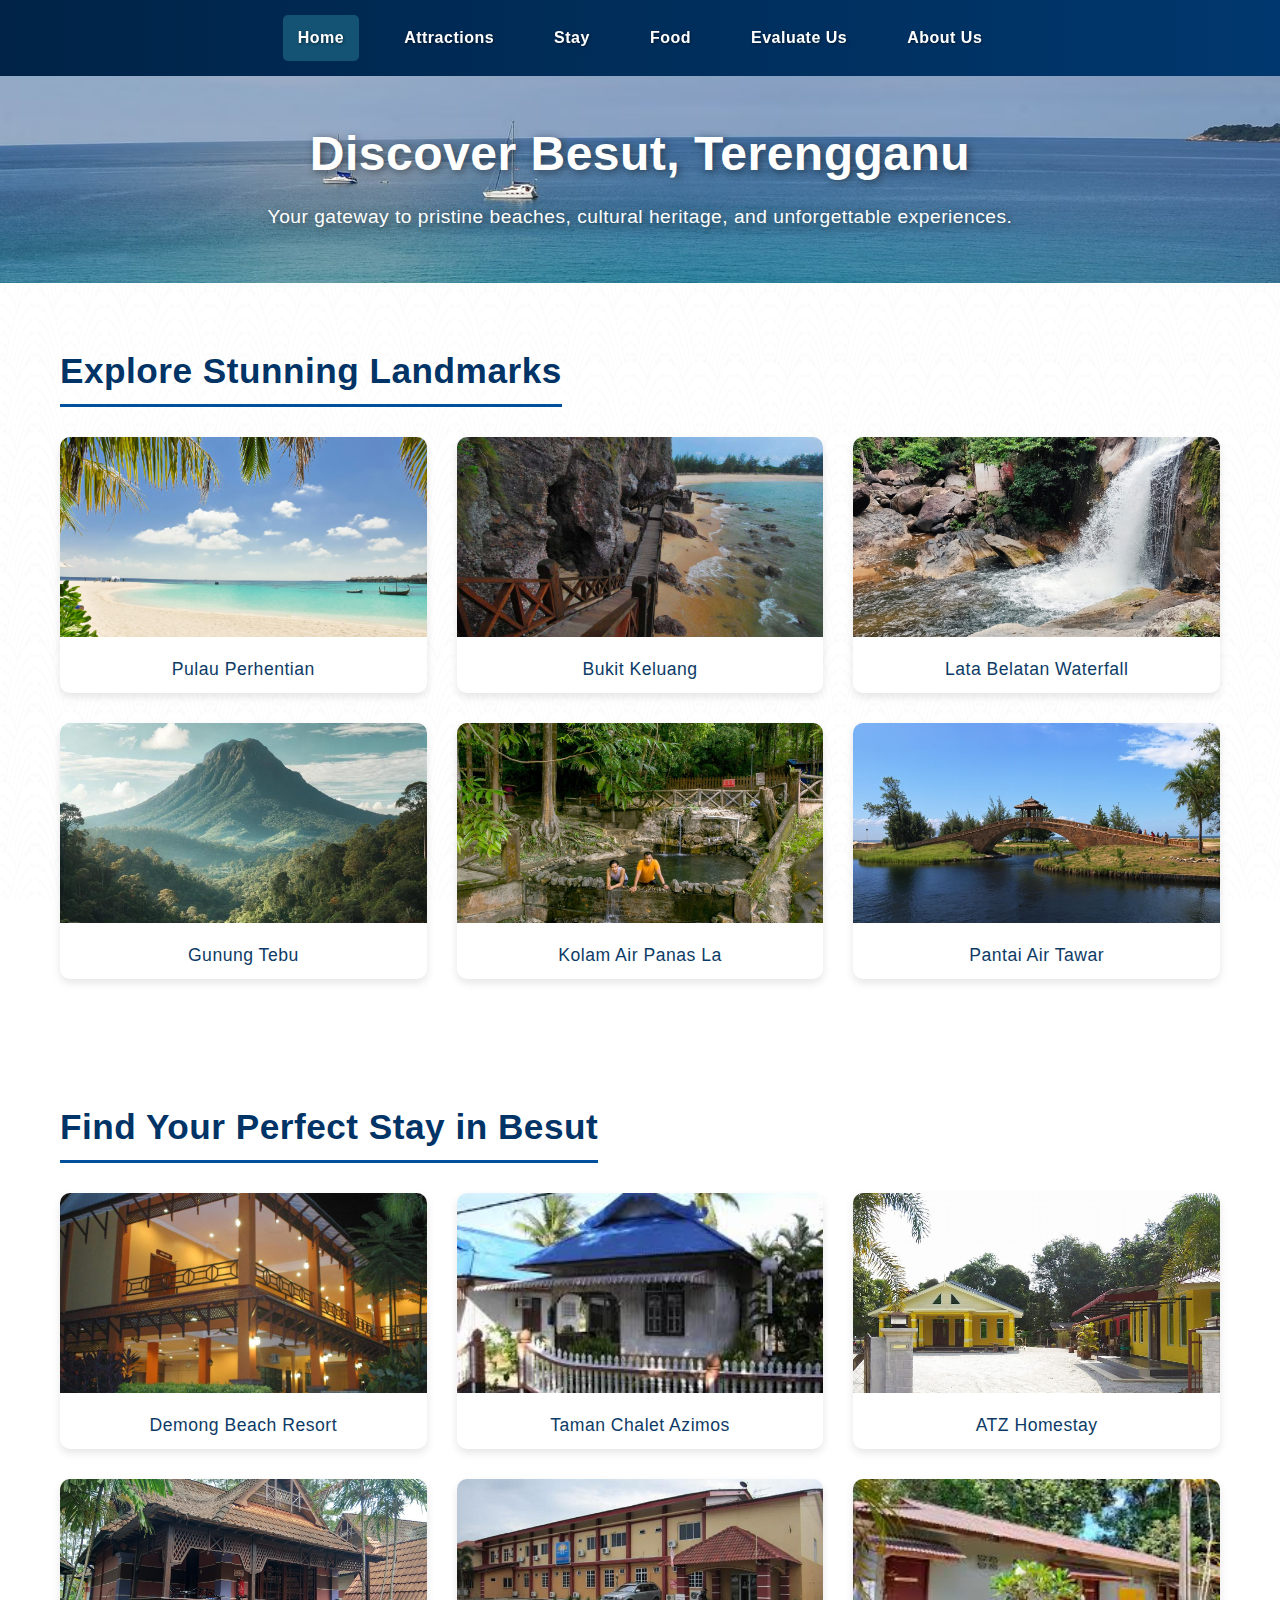
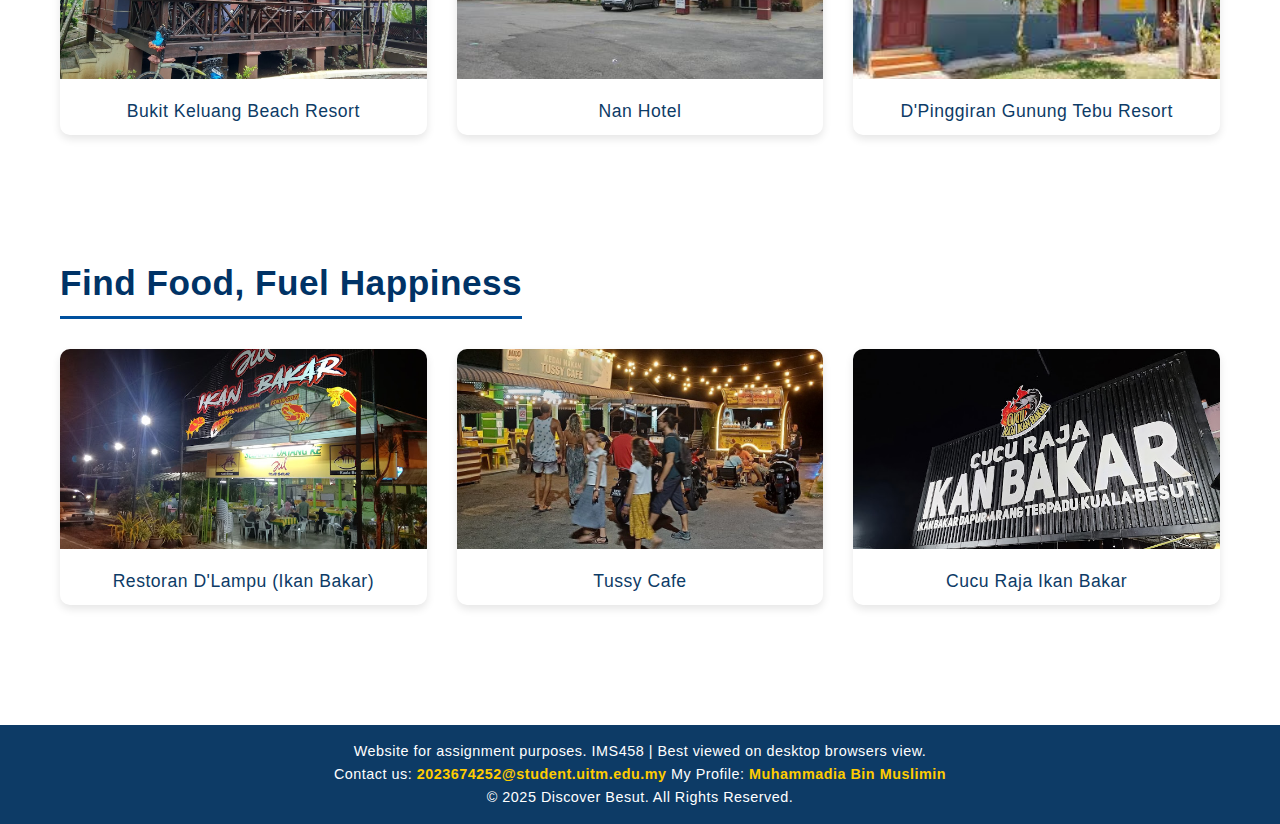
<file: index.html>
<!DOCTYPE html>
<html lang="en">
<head>
<title>Discover Besut, Terengganu</title>
<link rel="icon" type="image/png" href="images/logompb.png">
<meta charset="utf-8">
<meta name="viewport" content="width=device-width, initial-scale=1.0">
<link rel="stylesheet" href="style.css">

</head>
<body>

<nav>
  <a href="index.html" Id="current-page">Home</a>
  <a href="attractions.html">Attractions</a>
  <a href="stays.html">Stay</a>
  <a href="food.html">Food</a>
  <a href="evaluation.html">Evaluate Us</a>
  <a href="about-us.html">About Us</a>
</nav>

<header class="homeheader">
  <h1>Discover Besut, Terengganu</h1>
  <p>Your gateway to pristine beaches, cultural heritage, and unforgettable experiences.</p>
</header>

<section id="attractions">
  <h2>Explore Stunning Landmarks</h2>
  <div class="landmarks">
    <div class="landmark-item">
      <a href="attractions.html#perhentian">
        <img src="images/pulau-perhentian-1.jpeg" alt="Pulau Perhentian">
        <p>Pulau Perhentian</p>
      </a>
    </div>
    <div class="landmark-item">
      <a href="attractions.html#keluang">
        <img src="images/bukit-keluang-1.jpg" alt="Bukit Keluang">
        <p>Bukit Keluang</p>
      </a>
    </div>
    <div class="landmark-item">
      <a href="attractions.html#belatan">
        <img src="images/lata-belatan-1.jpg" alt="Lata Belatan Waterfall">
        <p>Lata Belatan Waterfall</p>
      </a>
    </div>
    <div class="landmark-item">
      <a href="attractions.html#tebu">
        <img src="images/gunung-tebu.jpg" alt="Gunung Tebu">
        <p>Gunung Tebu</p>
      </a>
    </div>
    <div class="landmark-item">
      <a href="attractions.html#kolam-panas">
        <img src="images/kolam-air-panas-la.jpg" alt="Kolam Air Panas La">
        <p>Kolam Air Panas La</p>
      </a>
    </div>
    <div class="landmark-item">
      <a href="attractions.html#air-tawar">
        <img src="images/pantai-air-tawar.jpg" alt="Pantai Air Tawar">
        <p>Pantai Air Tawar</p>
      </a>
    </div>
  </div>
</section>


<section id="stays">
  <h2>Find Your Perfect Stay in Besut</h2>
  <div class="landmarks">
    <div class="landmark-item">
      <a href="stays.html#demong-beach-resort">
        <img src="images/Demong-Beach-Resort.jpg" alt="Demong Beach Resort">
        <p>Demong Beach Resort</p>
      </a>
    </div>
    <div class="landmark-item">
      <a href="stays.html#taman-chalet-azimos">
        <img src="images/Taman-Chalet-Azimos.jpeg" alt="Taman Chalet Azimos">
        <p>Taman Chalet Azimos</p>
      </a>
    </div>
    <div class="landmark-item">
      <a href="stays.html#atz-homestay">
        <img src="images/atz-homestay.jpg" alt="ATZ Homestays">
        <p>ATZ Homestay</p>
      </a>
    </div>
    <div class="landmark-item">
      <a href="stays.html#bukit-keluang">
        <img src="images/Bukit-Keluang-Beach-Resort.jpg" alt="Bukit Keluang Beach Resort">
        <p>Bukit Keluang Beach Resort</p>
      </a>
    </div>
    <div class="landmark-item">
      <a href="stays.html#nan-hotel">
        <img src="images/nan-hotel.jpg" alt="Nan Hotel">
        <p>Nan Hotel</p>
      </a>
    </div>
    <div class="landmark-item">
      <a href="stays.html#dpinggiran">
        <img src="images/D'Pinggiran-Gunung-Tebu-Resort.jpeg" alt="D'Pinggiran Gunung Tebu Resort">
        <p>D'Pinggiran Gunung Tebu Resort</p>
      </a>
    </div>
  </div>
</section>


<section id="stays">
  <h2>Find Food, Fuel Happiness</h2>
  <div class="landmarks">
    <div class="landmark-item">
      <a href="food.html#restoran-dlampu">
        <img src="images/restoran-dlampu.jpg" alt="Restoran D'Lampu">
        <p>Restoran D'Lampu (Ikan Bakar)</p>
      </a>
    </div>
      
    <div class="landmark-item">
      <a href="food.html#tussy-cafe">
        <img src="images/tussy-cafe.jpg" alt="Tussy Cafe">
        <p>Tussy Cafe</p>
      </a>
    </div>
    <div class="landmark-item">
      <a href="food.html#cucu-raja-ikan-bakar">
        <img src="images/Cucu-Raja-Ikan-Bakar.jpg" alt="Cucu Raja Ikan Bakar">
        <p>Cucu Raja Ikan Bakar</p>
      </a>
    </div>
  </div>
</section>



<footer>
  <p>Website for assignment purposes. IMS458 | Best viewed on desktop browsers view.<br>Contact us: <a href="mailto:2023674252@student.uitm.edu.my">2023674252@student.uitm.edu.my </a> My Profile: <a href="aboutme.html">Muhammadia Bin Muslimin</a><br>&copy; 2025 Discover Besut. All Rights Reserved.</p>
</footer>

</body>
</html>
</file>
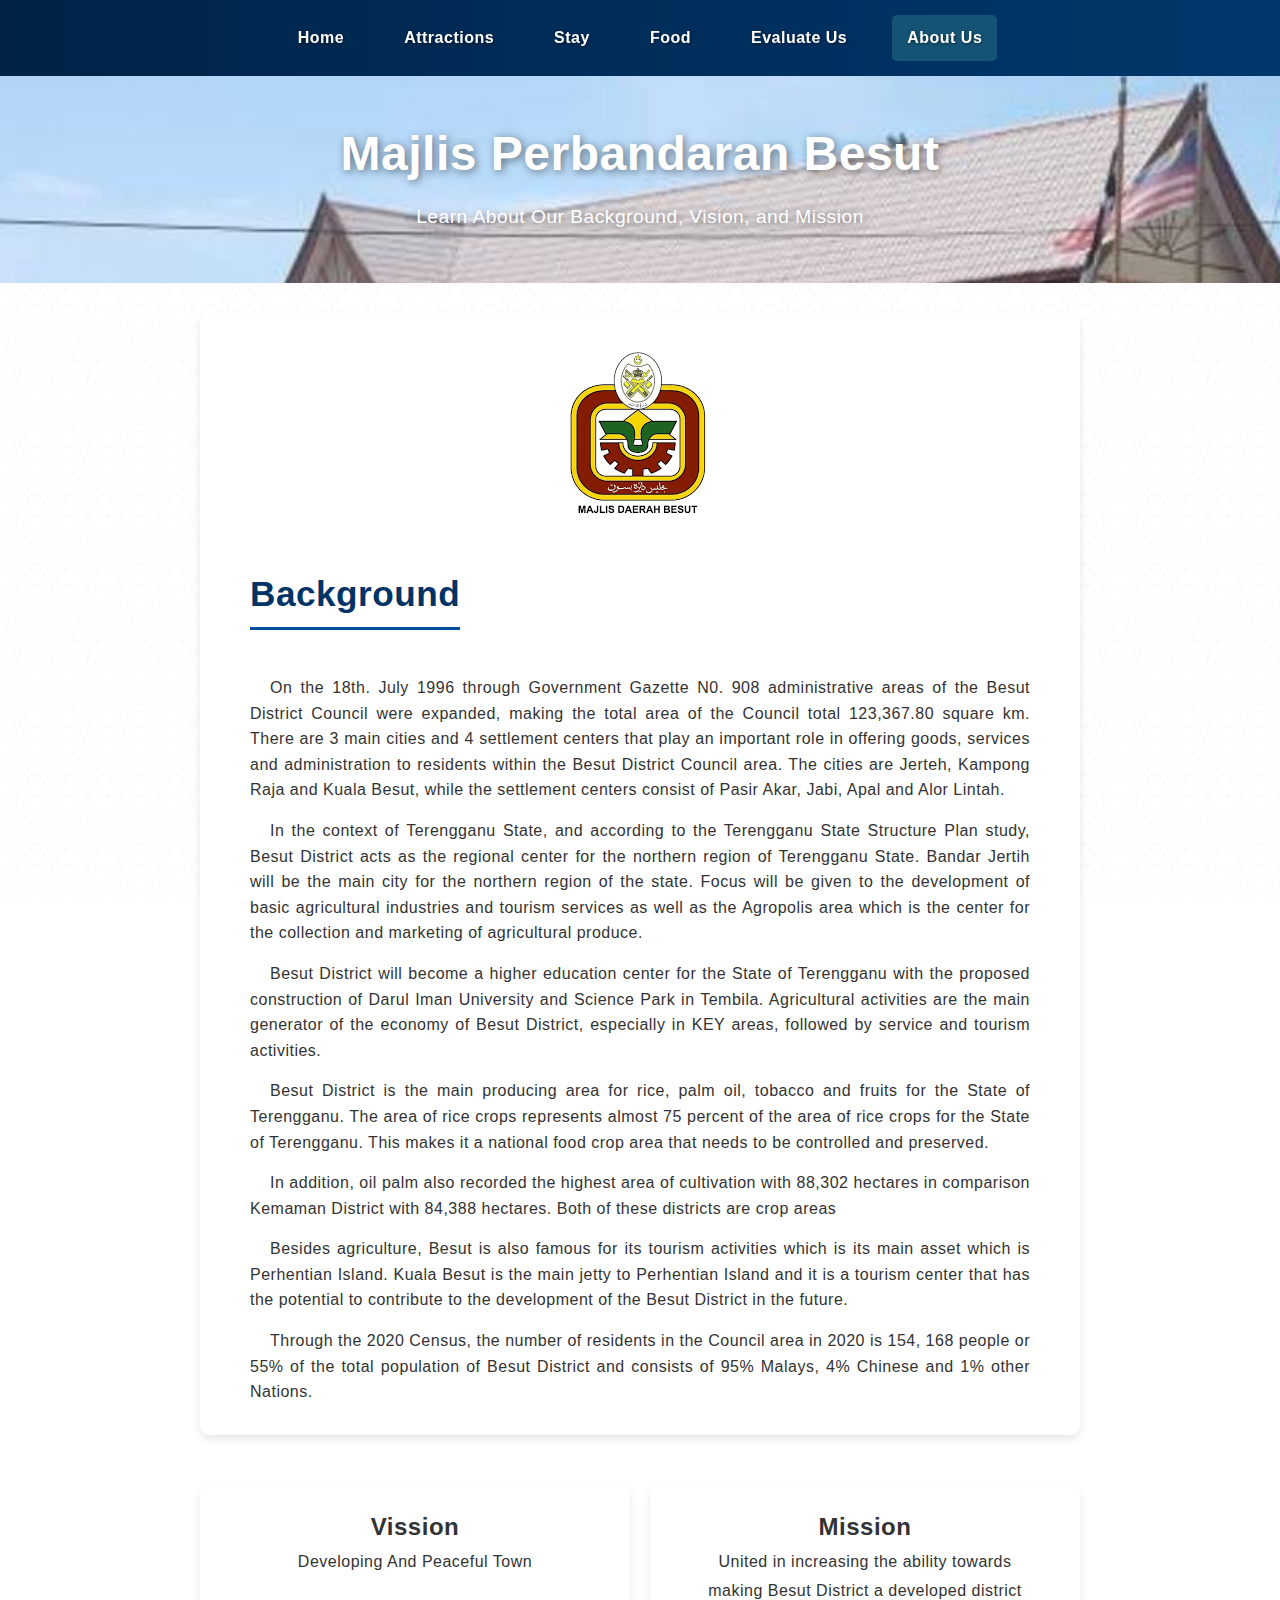
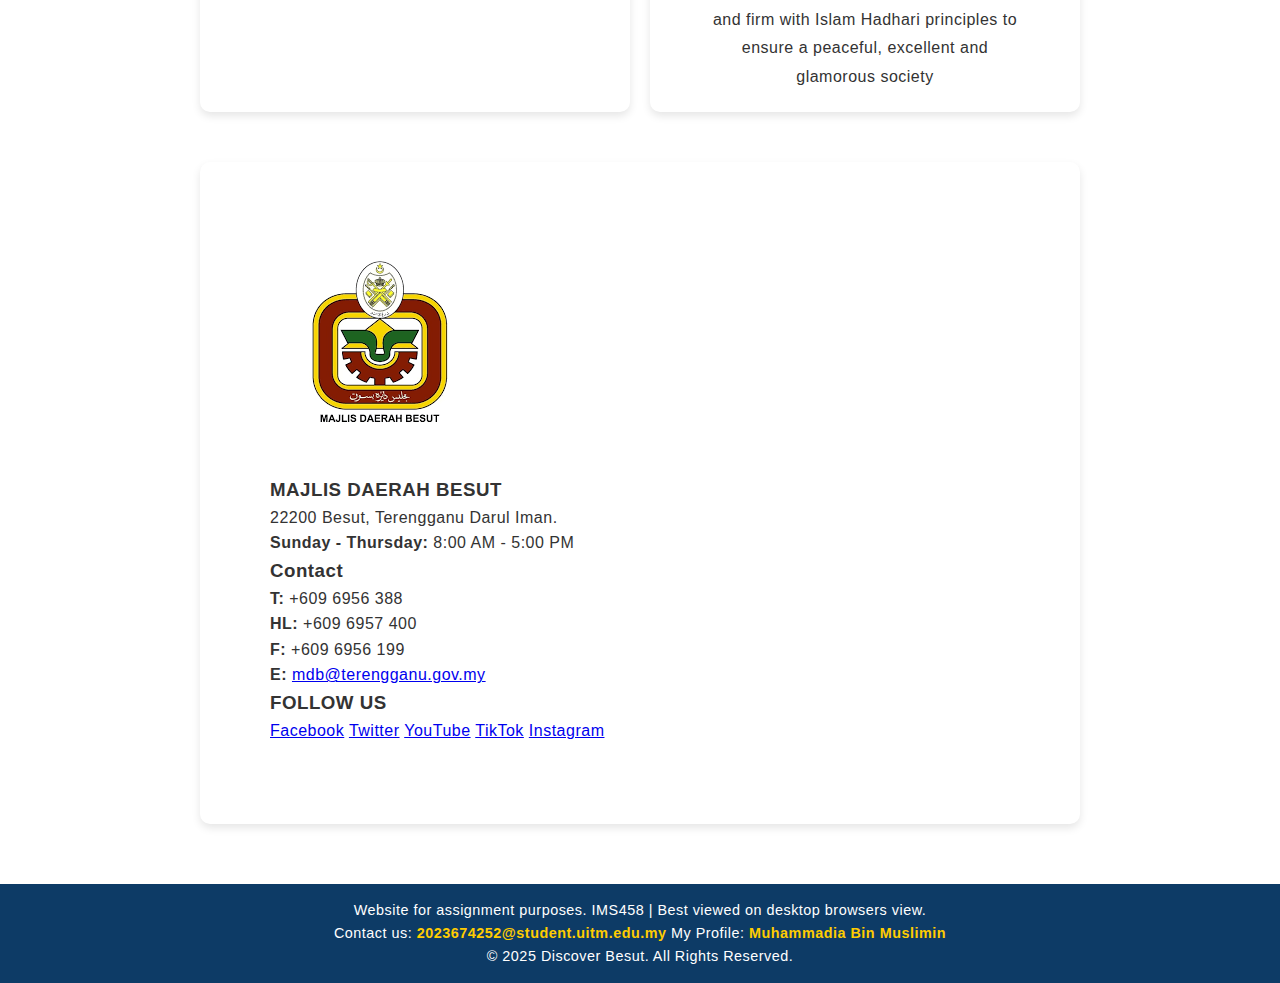
<file: about-us.html>
<!DOCTYPE html>
<html lang="en">
<head>
<title>Majlis Perbandaran Besut</title>
<link rel="icon" type="image/png" href="images/logompb.png">
<meta charset="utf-8">
<meta name="viewport" content="width=device-width, initial-scale=1.0">
<link rel="stylesheet" href="style.css">

</head>
<body>

<nav>
  <a href="index.html">Home</a>
  <a href="attractions.html">Attractions</a>
  <a href="stays.html">Stay</a>
  <a href="food.html">Food</a>
  <a href="evaluation.html">Evaluate Us</a>
  <a href="about-us.html" Id="current-page">About Us</a>
</nav>
<header class="aboutusheader">

<h1>Majlis Perbandaran Besut</h1>
  <p>Learn About Our Background, Vision, and Mission</p>

</header>
<div class=mainContentAboutMPB>

<div class="containerlogompb">

 <img src="images/logompb.png" alt="Logo Majlis Perbandaran Besut">

</div>

<div class="latarBelakangmpb">

<h2>Background</h2>

<p>On the 18th. July 1996 through Government Gazette N0. 908 administrative areas of the Besut District Council were expanded, making the total area of ​​the Council total 123,367.80 square km. There are 3 main cities and 4 settlement centers that play an important role in offering goods, services and administration to residents within the Besut District Council area. The cities are Jerteh, Kampong Raja and Kuala Besut, while the settlement centers consist of Pasir Akar, Jabi, Apal and Alor Lintah.</p>

<p>In the context of Terengganu State, and according to the Terengganu State Structure Plan study, Besut District acts as the regional center for the northern region of Terengganu State. Bandar Jertih will be the main city for the northern region of the state. Focus will be given to the development of basic agricultural industries and tourism services as well as the Agropolis area which is the center for the collection and marketing of agricultural produce.</p>

<p>Besut District will become a higher education center for the State of Terengganu with the proposed construction of Darul Iman University and Science Park in Tembila. Agricultural activities are the main generator of the economy of Besut District, especially in KEY areas, followed by service and tourism activities.</p>

<p>Besut District is the main producing area for rice, palm oil, tobacco and fruits for the State of Terengganu. The area of ​​rice crops represents almost 75 percent of the area of ​​rice crops for the State of Terengganu. This makes it a national food crop area that needs to be controlled and preserved.</p>

<p>In addition, oil palm also recorded the highest area of ​​cultivation with 88,302 hectares in comparison Kemaman District with 84,388 hectares. Both of these districts are crop areas</p>

<p>Besides agriculture, Besut is also famous for its tourism activities which is its main asset which is Perhentian Island. Kuala Besut is the main jetty to Perhentian Island and it is a tourism center that has the potential to contribute to the development of the Besut District in the future.</p>

<p>Through the 2020 Census, the number of residents in the Council area in 2020 is 154, 168 people or 55% of the total population of Besut District and consists of 95% Malays, 4% Chinese and 1% other Nations.</p>

</div>

</div>

<div class="missionAndVisionContent">
<div class="visionContent">

<h2>Vission</h2>
<p>Developing And Peaceful Town</p>

</div>

<div class="missionContent">

<h2>Mission</h2>

<p>United in increasing the ability towards making Besut District a developed district and firm with Islam Hadhari principles to ensure a peaceful, excellent and glamorous society</p>

</div>

</div>


<div class=mainContentAboutMPB>

<section id="sp-address">
    <div class="sp-address-container">
        <div class="sp-address-row">


            <div class="sp-address-logo">
                <img src="images/logompb.png" alt="Majlis Daerah Besut Logo">
            </div>


            <div class="sp-address-details">
                <h3>MAJLIS DAERAH BESUT</h3>
                <p>22200 Besut, Terengganu Darul Iman.</p>
                <p><strong>Sunday - Thursday:</strong> 8:00 AM - 5:00 PM</p>
            </div>

            <div class="sp-address-contact">
                <h3>Contact</h3>
                <p><strong>T:</strong> +609 6956 388</p>
                <p><strong>HL:</strong> +609 6957 400</p>
                <p><strong>F:</strong> +609 6956 199</p>
                <p><strong>E:</strong> <a href="mailto:mdb@terengganu.gov.my">mdb@terengganu.gov.my</a></p>
            </div>
        </div>


        <div class="sp-address-social">
            <h3>FOLLOW US</h3>
            <a href="https://www.facebook.com/mdbesut" target="_blank"><i class="fab fa-facebook-f"></i> Facebook</a>
            <a href="https://twitter.com/mdbesut" target="_blank"><i class="fab fa-twitter"></i> Twitter</a>
            <a href="https://www.youtube.com/channel/UCOTwy2kJmNu3AtziuMGQS9g" target="_blank"><i class="fab fa-youtube"></i> YouTube</a>
            <a href="https://www.tiktok.com/@mdbesut" target="_blank"><i class="fab fa-tiktok"></i> TikTok</a>
            <a href="https://www.instagram.com/mdbesut/" target="_blank"><i class="fab fa-instagram"></i> Instagram</a>
        </div>

    </div>
</section>

</div>

<footer>
  <p>Website for assignment purposes. IMS458 | Best viewed on desktop browsers view.<br>Contact us: <a href="mailto:2023674252@student.uitm.edu.my">2023674252@student.uitm.edu.my </a> My Profile: <a href="aboutme.html">Muhammadia Bin Muslimin</a><br>&copy; 2025 Discover Besut. All Rights Reserved.</p>
</footer>

</body>
</html>
</file>
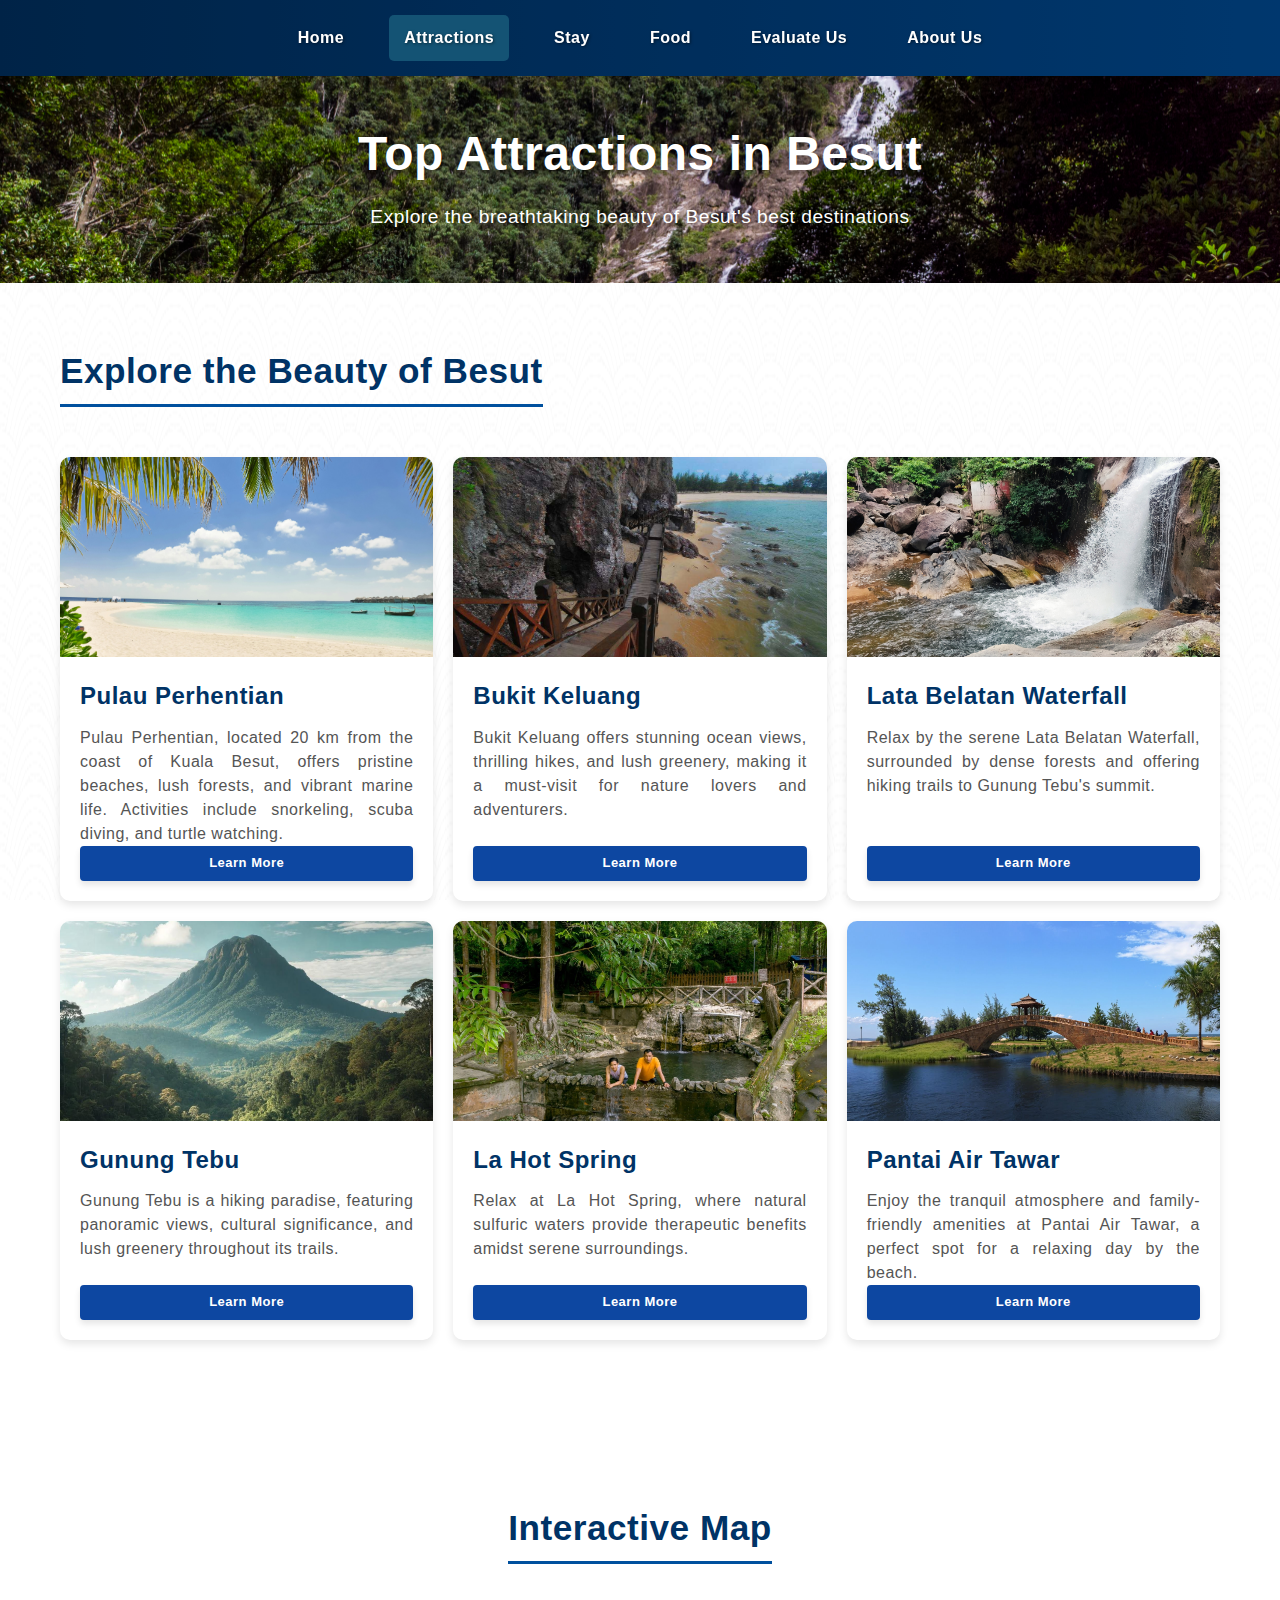
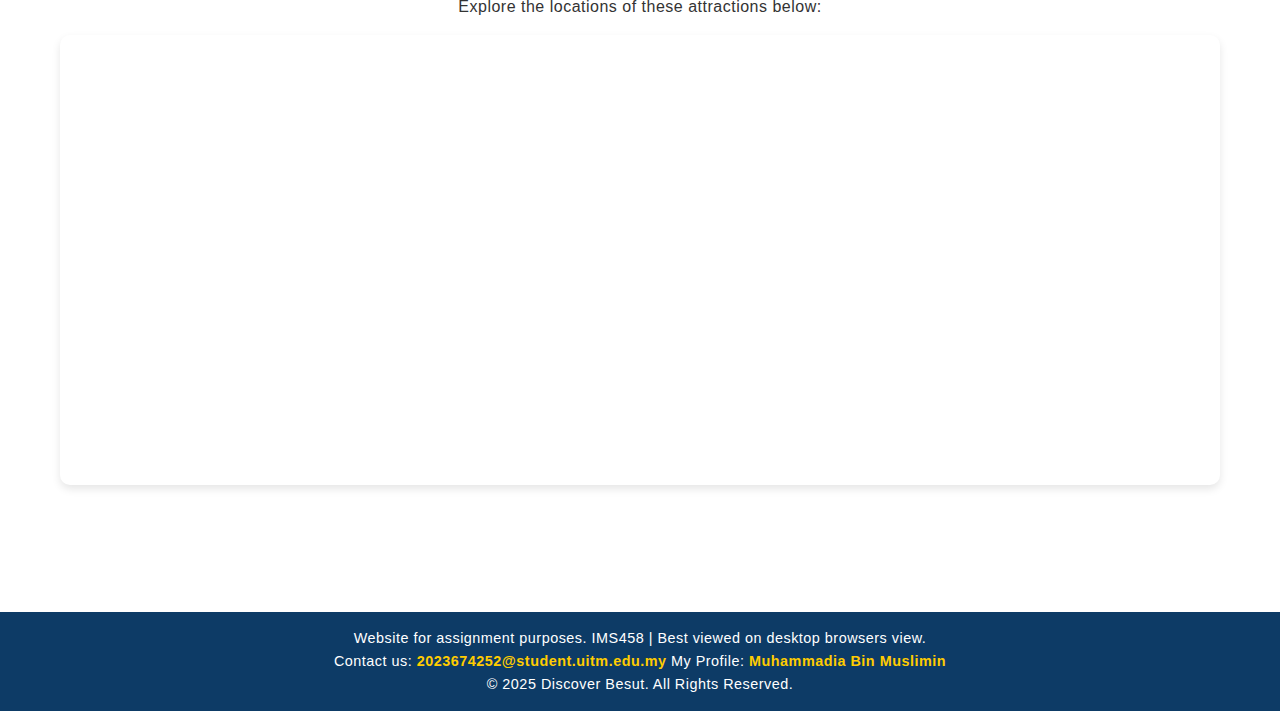
<file: attractions.html>
<!DOCTYPE html>
<html lang="en">
<head>
<title>Attractions in Besut</title>
<meta charset="utf-8">
<meta name="viewport" content="width=device-width, initial-scale=1.0">
<link rel="stylesheet" href="style.css">

</head>
<body>



<nav>
  <a href="index.html">Home</a>
  <a href="attractions.html" Id="current-page">Attractions</a>
  <a href="stays.html">Stay</a>
  <a href="food.html">Food</a>
  <a href="evaluation.html">Evaluate Us</a>
  <a href="about-us.html">About Us</a>
</nav>

<header class="attractionsheader">
  <h1>Top Attractions in Besut</h1>
  <p>Explore the breathtaking beauty of Besut's best destinations</p>
</header>

<section id="attractions">
  <h2>Explore the Beauty of Besut</h2>
  <div class="attractions-grid">
    <div class="attraction" id="perhentian">
      <img src="images/pulau-perhentian-1.jpeg" alt="Pulau Perhentian">
      <div class="attraction-content">
        <h3>Pulau Perhentian</h3>
        <p>Pulau Perhentian, located 20 km from the coast of Kuala Besut, offers pristine beaches, lush forests, and vibrant marine life. Activities include snorkeling, scuba diving, and turtle watching.</p>
<a href="https://www.discoveryterengganu.com/tempat/pulau-perhentian"" rel="noopener" class="attractions-btn">
  Learn More
</a>
      </div>
    </div>

    <div class="attraction" id="keluang">
      <img src="images/bukit-keluang-1.jpg" alt="Bukit Keluang">
      <div class="attraction-content">
        <h3>Bukit Keluang</h3>
        <p>Bukit Keluang offers stunning ocean views, thrilling hikes, and lush greenery, making it a must-visit for nature lovers and adventurers.</p>
<a href="https://www.discoveryterengganu.com/tempat/bukit-keluang/ rel="noopener" class="attractions-btn">
  Learn More
</a>
      </div>
    </div>

    <div class="attraction" id="belatan">
      <img src="images/lata-belatan-1.jpg" alt="Lata Belatan Waterfall">
      <div class="attraction-content">
        <h3>Lata Belatan Waterfall</h3>
        <p>Relax by the serene Lata Belatan Waterfall, surrounded by dense forests and offering hiking trails to Gunung Tebu's summit.</p>
<a href="https://www.discoveryterengganu.com/tempat/taman-eko-rimba-lata-belatan rel="noopener" class="attractions-btn">
  Learn More
</a>
      </div>
    </div>

    <div class="attraction" id="tebu">
      <img src="images/gunung-tebu.jpg" alt="Gunung Tebu">
      <div class="attraction-content">
        <h3>Gunung Tebu</h3>
        <p>Gunung Tebu is a hiking paradise, featuring panoramic views, cultural significance, and lush greenery throughout its trails.</p>
<a href="https://www.discoveryterengganu.com/misteri-gunung-tebu-terengganu" rel="noopener" class="attractions-btn">
  Learn More
</a>
      </div>
    </div>

    <div class="attraction" id="pantas">
      <img src="images/kolam-air-panas-la.jpg" alt="Kolam Air Panas La">
      <div class="attraction-content">
        <h3>La Hot Spring</h3>
        <p>Relax at La Hot Spring, where natural sulfuric waters provide therapeutic benefits amidst serene surroundings.</p>
<a href="https://www.discoveryterengganu.com/tempat/kolam-air-panas-la-hot-spring/ rel="noopener" class="attractions-btn">
  Learn More
</a>
      </div>
    </div>

    <div class="attraction" id="air-tawar">
      <img src="images/pantai-air-tawar.jpg" alt="Pantai Air Tawar">
      <div class="attraction-content">
        <h3>Pantai Air Tawar</h3>
        <p>Enjoy the tranquil atmosphere and family-friendly amenities at Pantai Air Tawar, a perfect spot for a relaxing day by the beach.</p>
<a href="https://www.discoveryterengganu.com/tempat/pantai-air-tawar/ rel="noopener" class="attractions-btn">
  Learn More
</a>
      </div>
    </div>
  </div>
</section>

<section class="interactiveMap">
  <h2>Interactive Map</h2>
  <p>Explore the locations of these attractions below:</p>
  <iframe src="https://www.google.com/maps/embed?pb=!1m18!1m12!1m3!1d510864.459838123!2d102.2459321294875!3d5.647967777448838!2m3!1f0!2f0!3f0!3m2!1i1024!2i768!4f13.1!3m3!1m2!1s0x31b6fb1d3360bc47%3A0x5cccd6afdb30cd01!2sBesut%20District%2C%20Terengganu!5e1!3m2!1sen!2smy!4v1736396023467!5m2!1sen!2smy" allowfullscreen="" loading="lazy"></iframe>
</section>

<footer>
  <p>Website for assignment purposes. IMS458 | Best viewed on desktop browsers view.<br>Contact us: <a href="mailto:2023674252@student.uitm.edu.my">2023674252@student.uitm.edu.my </a> My Profile: <a href="aboutme.html">Muhammadia Bin Muslimin</a><br>&copy; 2025 Discover Besut. All Rights Reserved.</p>
</footer>

</body>
</html>
</file>
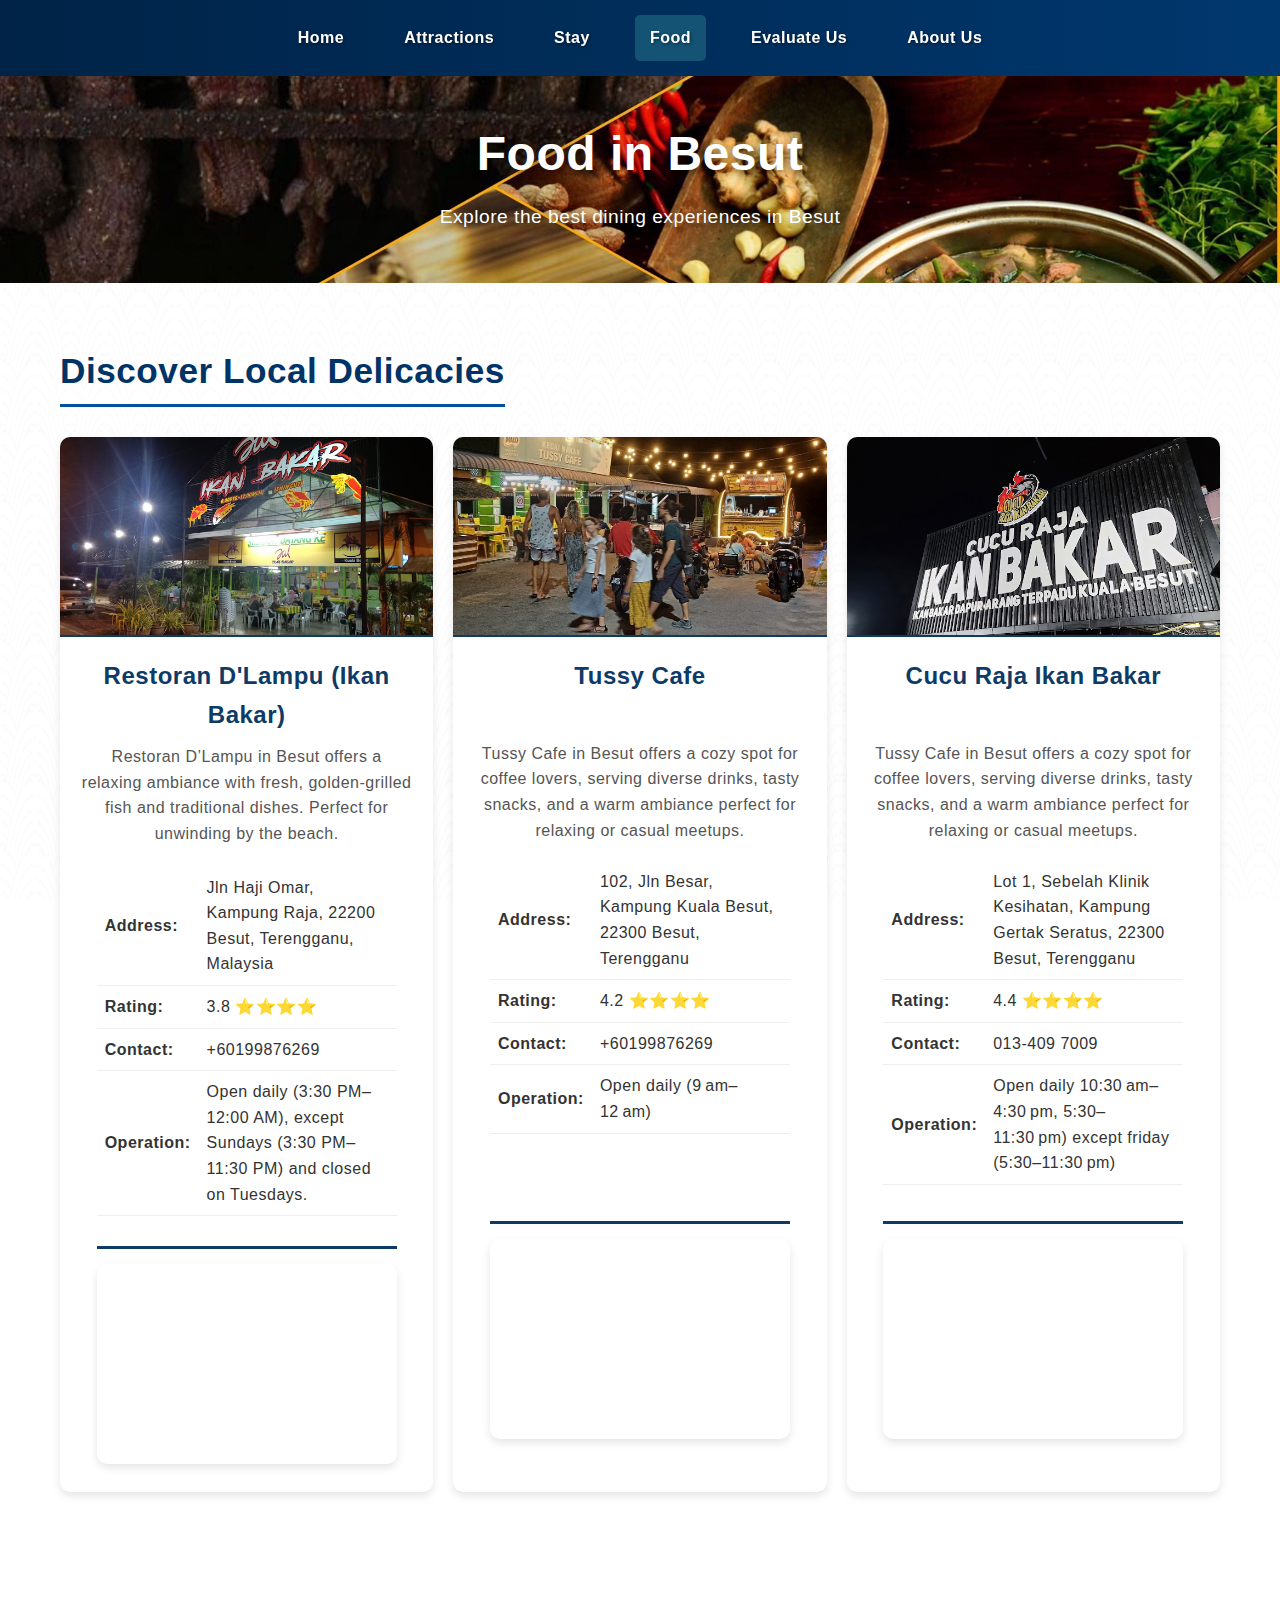
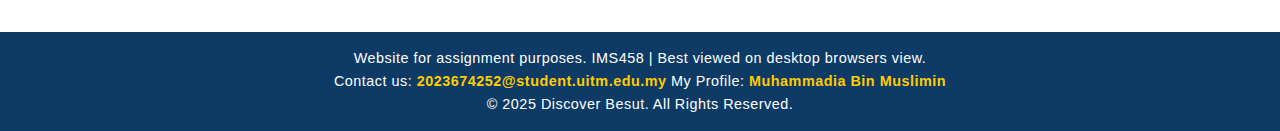
<file: food.html>
<!DOCTYPE html>
<html lang="en">
<head>
<title>Find Food</title>
<link rel="icon" type="image/png" href="images/logompb.png">
<meta charset="utf-8">
<meta name="viewport" content="width=device-width, initial-scale=1.0">
<link rel="stylesheet" href="style.css">

</head>
<body>

<nav>
  <a href="index.html">Home</a>
  <a href="attractions.html">Attractions</a>
  <a href="stays.html">Stay</a>
  <a href="food.html" Id="current-page">Food</a>
  <a href="evaluation.html">Evaluate Us</a>
  <a href="about-us.html">About Us</a>
</nav>

<header class="foodheader">
  <h1>Food in Besut</h1>
  <p>Explore the best dining experiences in Besut</p>
</header>

<section id="food">
  <h2>Discover Local Delicacies</h2>
  <div class="food-grid">
    <div class="food-item" Id="restoran-dlampu">
      <img src="images/restoran-dlampu.jpg" alt="Restoran D'Lampu">
      <div class="food-item-content">

        <h3>Restoran D'Lampu (Ikan Bakar)</h3>
        <p>Restoran D’Lampu in Besut offers a relaxing ambiance with fresh, golden-grilled fish and traditional dishes. Perfect for unwinding by the beach.</p>

        <table>
          <tr>
            <td><strong>Address:</strong></td>
            <td>Jln Haji Omar, Kampung Raja, 22200 Besut, Terengganu, Malaysia</td>
          </tr>


          <tr>
            <td><strong>Rating:</strong></td>
            <td>3.8 ⭐⭐⭐⭐</td>
          </tr>
          <tr>
            <td><strong>Contact:</strong></td>
            <td>+60199876269</td>
          </tr>
          <tr>
            <td><strong>Operation:</strong></td>
            <td>Open daily (3:30 PM–12:00 AM), except Sundays (3:30 PM–11:30 PM) and closed on Tuesdays.</td>
          </tr>
        </table>
        <div class="map">
          <iframe src="https://www.google.com/maps/embed?pb=!1m18!1m12!1m3!1d1738.1467052414853!2d102.54546131365298!3d5.806095160571268!2m3!1f0!2f0!3f0!3m2!1i1024!2i768!4f13.1!3m3!1m2!1s0x31b6ee8eb1403293%3A0xc05b73d2247bc4df!2sRestoran%20D&#39;Lampu%20(Ikan%20Bakar)!5e1!3m2!1sen!2smy!4v1736595882628!5m2!1sen!2smy" allowfullscreen="" loading="lazy"></iframe>
        </div>
      </div>
    </div>

    <div class="food-item" Id="tussy-cafe">
      <img src="images/tussy-cafe.jpg" alt="Tussy Cafe">
      <div class="food-item-content">


        <h3>Tussy Cafe</h3>
<div class="place-desc">
        <p>Tussy Cafe in Besut offers a cozy spot for coffee lovers, serving diverse drinks, tasty snacks, and a warm ambiance perfect for relaxing or casual meetups.</p>
</div>
<div class="place-table">
        <table>
        <p></p>

          <tr>
            <td><strong>Address:</strong></td>
            <td>102, Jln Besar, Kampung Kuala Besut, 22300 Besut, Terengganu</td>
          </tr>

          <tr>
            <td><strong>Rating:</strong></td>
            <td>4.2 ⭐⭐⭐⭐</td>
          </tr>
          <tr>
            <td><strong>Contact:</strong></td>
            <td>+60199876269</td>
          </tr>
          <tr>
            <td><strong>Operation:</strong></td>
            <td>Open daily (9 am–12 am)</td>
          </tr>
        </table>
</div>
        <div class="map">
          <iframe src="https://www.google.com/maps/embed?pb=!1m18!1m12!1m3!1d3989.8311264558065!2d102.55803619999999!3d5.8332783!2m3!1f0!2f0!3f0!3m2!1i1024!2i768!4f13.1!3m3!1m2!1s0x31b6eec8d68979ff%3A0x41f855d9dd9d61f2!2sTussy%20Cafe!5e1!3m2!1sen!2smy!4v1736595817836!5m2!1sen!2smy" allowfullscreen="" loading="lazy"></iframe>
        </div>
      </div>
    </div>

    <div class="food-item" Id="cucu-raja-ikan-bakar">
      <img src="images/Cucu-Raja-Ikan-Bakar.jpg" alt="Cucu Raja Ikan Bakar">
      <div class="food-item-content">
        <h3>Cucu Raja Ikan Bakar</h3>
<div class="place-desc">
        <p>Tussy Cafe in Besut offers a cozy spot for coffee lovers, serving diverse drinks, tasty snacks, and a warm ambiance perfect for relaxing or casual meetups.</p>
    </div>
<div class="place-table">
        <table>
          <tr>
            <td><strong>Address:</strong></td>
            <td>Lot 1, Sebelah Klinik Kesihatan, Kampung Gertak Seratus, 22300 Besut, Terengganu</td>
          </tr>
          <tr>
            <td><strong>Rating:</strong></td>
            <td>4.4 ⭐⭐⭐⭐</td>
          </tr>
          <tr>
            <td><strong>Contact:</strong></td>
            <td>013-409 7009</td>
          </tr>
          <tr>
            <td><strong>Operation:</strong></td>
            <td>Open daily 10:30 am–4:30 pm, 5:30–11:30 pm) except friday (5:30–11:30 pm)</td>
          </tr>
        </table>
    </div>
        <div class="map">
          <iframe src="https://www.google.com/maps/embed?pb=!1m18!1m12!1m3!1d3989.8311264558065!2d102.55803619999999!3d5.8332783!2m3!1f0!2f0!3f0!3m2!1i1024!2i768!4f13.1!3m3!1m2!1s0x31b6eec8d68979ff%3A0x41f855d9dd9d61f2!2sTussy%20Cafe!5e1!3m2!1sen!2smy!4v1736595817836!5m2!1sen!2smy" allowfullscreen="" loading="lazy"></iframe>
        </div>
      </div>
    </div>

  </div>
</section>

<footer>
  <p>Website for assignment purposes. IMS458 | Best viewed on desktop browsers view.<br>Contact us: <a href="mailto:2023674252@student.uitm.edu.my">2023674252@student.uitm.edu.my </a> My Profile: <a href="aboutme.html">Muhammadia Bin Muslimin</a><br>&copy; 2025 Discover Besut. All Rights Reserved.</p>
</footer>

</body>
</html>
</file>
<file: style.css>
* {
  margin: 0;
  padding: 0;
  box-sizing: border-box;
}

body {
  font-family: 'Poppins', sans-serif;
  letter-spacing: 0.5px;
  background-image: url("images/background.png");
  background-repeat: repeat; /* Repeat the background */
  background-attachment: fixed;
  background-size: 70px 70px; /* Adjust this value for grid-like spacing */
  color: #333;
  line-height: 1.6;
  position: relative; /* Ensure pseudo-element is positioned correctly */
}

body::before {
  content: "";
  position: absolute;
  top: 0;
  left: 0;
  width: 100%;
  height: 100%;
  background-color: rgba(255, 255, 255, 0.7); /* Add a semi-transparent overlay if needed */
  z-index: -1; /* Place the overlay behind the text */
}

header {
  background-size: cover; /* Makes the image cover the full width */
  background-position: bottom; /* Centers the image */
  background-repeat: no-repeat; /* Prevents repetition */
  background-attachment: fixed; /* Optional: Keeps the background fixed while scrolling */


  color: white;
  text-align: center;
  margin-top: -10px;
  padding: 50px 20px;
  font-family: 'Trebuchet MS', sans-serif;
  text-shadow: 2px 2px 8px rgba(0, 0, 0, 0.5);
}

.homeheader {
  background-position: 100% 20%;
  background-image: url("images/test.avif");
}

.attractionsheader {
  background-position: 100% 115%;
 background-image: url("images/attractionheader.jpg");
}

.stayheader {
  background-position: 100% 135%;
  background-image: url("images/stay.jpeg");
}

.foodheader {
  background-position: 100% 170%;
  background-image: url("images/food.jpg");

}

.evaluationheader {
  background-position: 100% 130%;
  background-image: url("images/evaluation.jpg");
}

.aboutusheader {

  background-position: 10% 220%;
  background-image: url("images/aboutus.jpg");
  max-width: 100%;
}


header h1 {
  font-size: 3em;
  font-weight: bold;
  margin-bottom: 10px;
}

header p {
  margin-top: 10px;
  font-size: 1.2em;
}

nav {
  background:linear-gradient(to right, #003366, #00509E);
  background-blend-mode: overlay;
  display: flex;
  justify-content: center;
  padding: 15px 0;
  position: sticky;
  top: 0;
  z-index: 1000;
}

nav::before {
  content: "";
  position: absolute;
  top: 0;
  left: 0;
  width: 100%;
  height: 100%;
  background: rgba(0, 0, 0, 0.3); /* Dark overlay */
  z-index: -1;
}

nav #current-page {
  background: #145374;
  border-radius: 5px;
}

nav a {
  color: white;
  text-decoration: none;
  margin: 0 15px;
  padding: 10px 15px;
  font-weight: bold;
  border-radius: 5px;
  transition: all 0.3s;
  text-shadow: 1px 1px 3px rgba(0, 0, 0, 0.5); 
}

nav a:hover {

  border-bottom: 3px solid #ffffff;
  background: rgba(255, 255, 255, 0.2);
}

section {
  padding: 60px 20px;
  max-width: 1200px;
  margin: auto;
}

section h2 {
  text-align: center;
  margin-bottom: 30px;
  font-size: 2.2em;
  color: #003366;
  font-weight: bold;
  border-bottom: 3px solid #00509E;
  display: inline-block;
  padding-bottom: 5px;
}

.landmarks {
  display: grid;
  grid-template-columns: repeat(auto-fit, minmax(300px, 1fr));
  gap: 30px;
}

.landmark-item {
  text-align: center;
  background: white;
  border-radius: 10px;
  box-shadow: 0 4px 8px rgba(0, 0, 0, 0.1);
  transition: transform 0.4s, box-shadow 0.4s;
  overflow: hidden;
}

.landmark-item:hover {
  transform: translateY(-5px);
  box-shadow: 0 8px 16px rgba(0, 0, 0, 0.2);
  width: 105%;
  height: 255px;
}

.landmark-item img {
  width: 100%;
  height: 200px;
  object-fit: cover;
}

.landmark-item p {
  margin: 10px 0;
  font-size: 1.1em;
  color: #0d3b66;

}

.landmark-item a {
  text-decoration: none;
  color: #0d3b66;
}

.landmark-item a:hover {
  color: #145374;
  text-decoration: underline;
  font-weight: bold;
}


@media (max-width: 768px) {
  .landmarks {
    grid-template-columns: 1fr;
  }

  .landmark-item {
    width: 90%;
    margin: 0 auto;
  }
}



.attraction {
  background: white;
  border-radius: 10px;
  display: flex;
  flex-direction: column;
  box-shadow: 0 4px 8px rgba(0, 0, 0, 0.1);
  overflow: hidden;
  transition: transform 0.3s, box-shadow 0.3s;
}

.attractions-grid {
  display: grid;
  grid-template-columns: repeat(auto-fit, minmax(320px, 1fr));
  gap: 20px;
  margin-top: 20px;
  align-items: stretch;
}

.attraction:hover {
  transform: translateY(-5px);
  box-shadow: 0 8px 16px rgba(0, 0, 0, 0.2);
}

.attraction img {
  width: 100%;
  height: 200px;
  object-fit: cover;
}

.attraction-content {
  padding: 20px;
  text-align: left;
  display: flex;
  flex-direction: column;
  flex-grow: 1; 
}

.attraction-content .attractions-btn {
  margin-top: auto; /* Positions the button at the very bottom */
}

.attraction-content h3 {
  margin-bottom: 10px;
  font-size: 1.5em;
  color: #003366;
  font-weight: bold;
}

.attraction-content p {
  text-align: justify;
  font-size: 1em;
  color: #555;
  margin-bottom: 10px;
  line-height: 1.5;
 margin-bottom: auto; /* This helps push the button down if needed */
}

.attractions-btn {
  text-align: center;
  display: inline-block;
  padding: 5px 9px;
  border-radius: 4px;
  text-decoration: none;
  font-weight: 600;
  font-size: 13px; 
  font-family: "Roboto", sans-serif; 
  background-color: #0D47A1;
  color: #ffffff;
  border: 2px solid #0D47A1;
  box-shadow: 0 4px 6px rgba(0, 0, 0, 0.1);
  transition: background-color 0.3s ease,
              color 0.3s ease,
              box-shadow 0.3s ease;

}

.attractions-btn:hover {
  background-color: #1565C0;
  color: #ffffff; /* Keep text white or change if you want */
  box-shadow: 0 6px 10px rgba(0, 0, 0, 0.15);
}

.interactiveMap {
  margin-top: 40px;
  text-align: center;
}

.interactiveMap iframe {
  margin-top: 15px;
  width: 100%;
  height: 450px;
  border: 0;
  border-radius: 10px;
  box-shadow: 0 4px 8px rgba(0, 0, 0, 0.1);
}

.map {
  margin-top: 20px;
  border-top: 3px solid #0d3b66;
  padding-top: 15px;
}

.map iframe {
  width: 100%;
  height: 200px;
  border: 0;
  border-radius: 10px;
  box-shadow: 0 4px 8px rgba(0, 0, 0, 0.1);

}

.place-desc {
padding-top: 35px;
height: 145px;


}

.stay-grid, .food-grid {
  display: grid;
  grid-template-columns: repeat(auto-fit, minmax(300px, 1fr));
  gap: 20px;
  margin-bottom: 20px;
}

.stay-item {
  height: 630px;
}

.tebu {
  margin-top: 8px;

}


.stay-item, .food-item {
  background: white;
  border-radius: 10px;
  box-shadow: 0 4px 8px rgba(0, 0, 0, 0.1);
  overflow: hidden;
  transition: transform 0.3s, box-shadow 0.3s;
  display: flex;
  flex-direction: column;
}

.stay-item img, .food-item img{
  width: 100%;
  height: 200px;
  object-fit: cover;
  border-bottom: 2.5px solid #0d3b66;
}

.stay-item:hover, .food-item:hover {
  transform: translateY(-5px);
  box-shadow: 0 8px 16px rgba(0, 0, 0, 0.2);
}

.stay-item-content, .food-item-content {
  padding: 20px;
  text-align: center;
  display: flex;
  flex-direction: column;
  align-items: center;
}

.place-table {
height: 350px;
}

.stay-item-content h3, .food-item-content h3 {
  margin-bottom: 10px;
  font-size: 1.5em;
  color: #0d3b66;
  font-weight: bold;
}

.stay-item-content p, .food-item-content p {
  font-size: 1em;
  color: #555;
  margin-bottom: 10px;
}

table {
  margin: 10px auto;
  border-spacing: 0;
  border-collapse: collapse;
  width: 90%;
}

table td {
  text-align: left;
  padding: 8px;
  border-bottom: 1px solid #eee;
}

.mainContentAboutMPB {
  background: white;
  margin: 30px 200px 30px 200px;
  padding: 20px 50px;
  border-radius: 10px;
  box-shadow: 0 4px 8px rgba(0, 0, 0, 0.1);
  transition: transform 0.3s, box-shadow 0.3s;
}

.containerlogompb {
  text-align: center;


}


.latarBelakangmpb p {
  margin: 15px 0px 10px 0px;
  text-align: justify;
  text-indent: 20px;
}

.missionAndVisionContent {
  display: flex;
}


.visionContent {
  background: white;
  margin: 20px 10px 20px 200px;
  width: 50%;
  padding: 20px 50px;
  border-radius: 10px;
  box-shadow: 0 4px 8px rgba(0, 0, 0, 0.1);
  transition: transform 0.3s, box-shadow 0.3s;
}

.missionContent p , .visionContent p {
  line-height: 1.8;
  text-align: center;
}

.missionContent h2 , .visionContent h2 {
  line-height: 1.8;
  text-align: center;
}

.missionContent {
  background: white;
  border-radius: 10px;
  margin: 20px 200px 20px 10px;
  width: 50%;
  padding: 20px 50px;
  box-shadow: 0 4px 8px rgba(0, 0, 0, 0.1);
  transition: transform 0.3s, box-shadow 0.3s;


}




.latarBelakangmpb h2 {
  text-align: center;
  margin-bottom: 30px;
  font-size: 2.2em;
  color: #003366;
  font-weight: bold;
  border-bottom: 3px solid #00509E;
  display: inline-block;
  padding-bottom: 5px;
}




footer {
  background: #0d3b66;
  color: white;
  text-align: center;
  padding: 15px;
  margin-top: 60px;
  font-size: 0.9em;
}

footer a {
  color: #ffcc00;
  text-decoration: none;
  font-weight: bold;
}

footer a:hover {
  text-decoration: underline;
}






.profile-container {
    	display: flex;
    	gap: 20px;
    	padding: 20px;
    	max-width: 1200px;
    	margin: 0 auto; }

  .profile-left, .profile-right {
    	flex: 1;
        background-color: #f9f9f9;
    	padding: 20px;
    	border-radius: 10px;
    	box-shadow: 0 4px 8px rgba(0, 0, 0, 0.1); }

  .profile-left {
    	text-align: justify; }

  .profile-left p {
    	text-indent: 30px; 
    	line-height: 1.6;    
    	margin-bottom: 20px;   
 	font-size: 16px; 
    	color: #333;  }

  .profile-right {
      	flex: 1;
      	background-color: #f9f9f9;
      	padding: 20px;
    	border-radius: 10px;
    	box-shadow: 0 4px 8px rgba(0, 0, 0, 0.1);
    	text-align: center; }

  .profileImage {
    	width: 90%; 
    	max-width: 250px; 
    	height: auto;
    	margin: 0 auto 20px auto;
    	border-radius: 10px;     
	box-shadow: 0 4px 8px rgba(0, 0, 0, 0.1); }

  .profile-right h3 {
    	margin-bottom: 15px;
    	font-size: 18px;
    	color: #333;
    	text-align: center; }

  .profile-left h3 {
    	text-align: center; 
    	margin-bottom: 20px; s}

.profile-right table {
    	width: 80%;
    	margin: 0 auto;
    	border-collapse: collapse; }

..profile-right td {
    	text-align: left;
    	padding: 8px 12px; 
    	vertical-align: top;     
	line-height: 1.6; }










   .container {
      max-width: 600px;
      margin: 40px auto;
      background: #fff;
      border-radius: 8px;
      box-shadow: 0 0 10px rgba(0,0,0,0.1);
      padding: 20px 30px;
    }
    h1 {
      margin-top: 0;
      text-align: center;
    }
    .container p {
      text-align: center;
      margin-bottom: 20px;
      color: #555;
    }
    form {
      display: flex;
      flex-direction: column;
      gap: 1em;
    }
    label {
      font-weight: bold;
      margin-bottom: 5px;
    }
    input[type="text"],
    input[type="email"],
    textarea {
      width: 100%;
      padding: 10px;
      border: 1px solid #ddd;
      border-radius: 4px;
      font-size: 1rem;
      font-family: inherit;
      box-sizing: border-box;
    }
    textarea {
      resize: vertical;
      height: 100px;
    }
    .star-rating {
      margin-bottom: 1em;
      display: flex;
      flex-direction: row-reverse; 
      justify-content: center;
      gap: 5px;
    }

    .star-rating input {
      display: none;
    }
    .star-rating label {
      font-size: 2rem;
      color: #ccc;
      cursor: pointer;
      transition: color 0.2s;
    }

    .star-rating label:hover,
    .star-rating label:hover ~ label {
      color: gold;
    }

    .star-rating input:checked ~ label {
      color: gold;
    }

    .btn {
      display: inline-block;
      width: 150px;
      padding: 12px;
      font-size: 1rem;
      text-align: center;
      background: #007BFF;
      color: #fff;
      border-radius: 4px;
      cursor: pointer;
      margin-top: 5px;
      align-self: flex-end;
      border: none;
    }
    .btn:hover {
      background: #0056b3;
    }

   
    #statusMessage {
      text-align: center;
      font-weight: bold;
      margin-top: 15px;
      display: none;
    }
    #statusMessage.success {
      color: green;
    }
    #statusMessage.error {
      color: red;
    }
</file>
